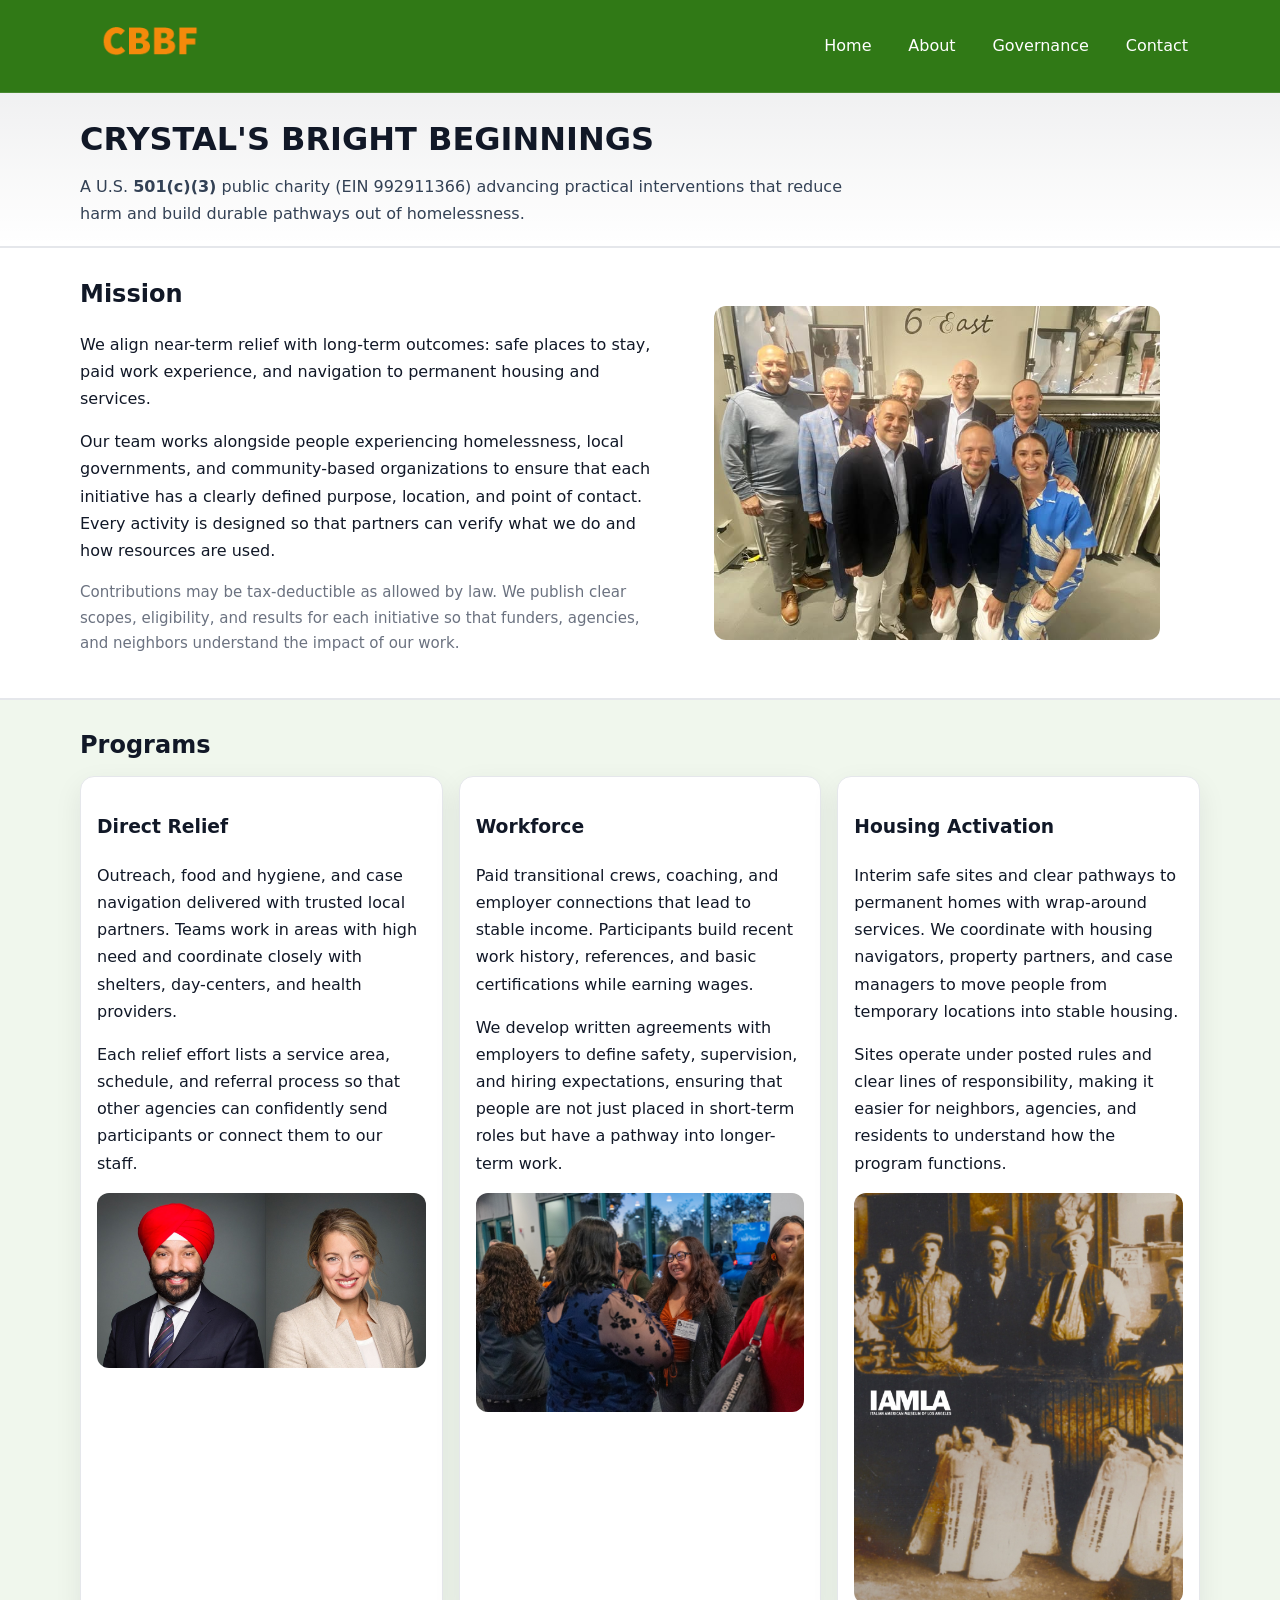
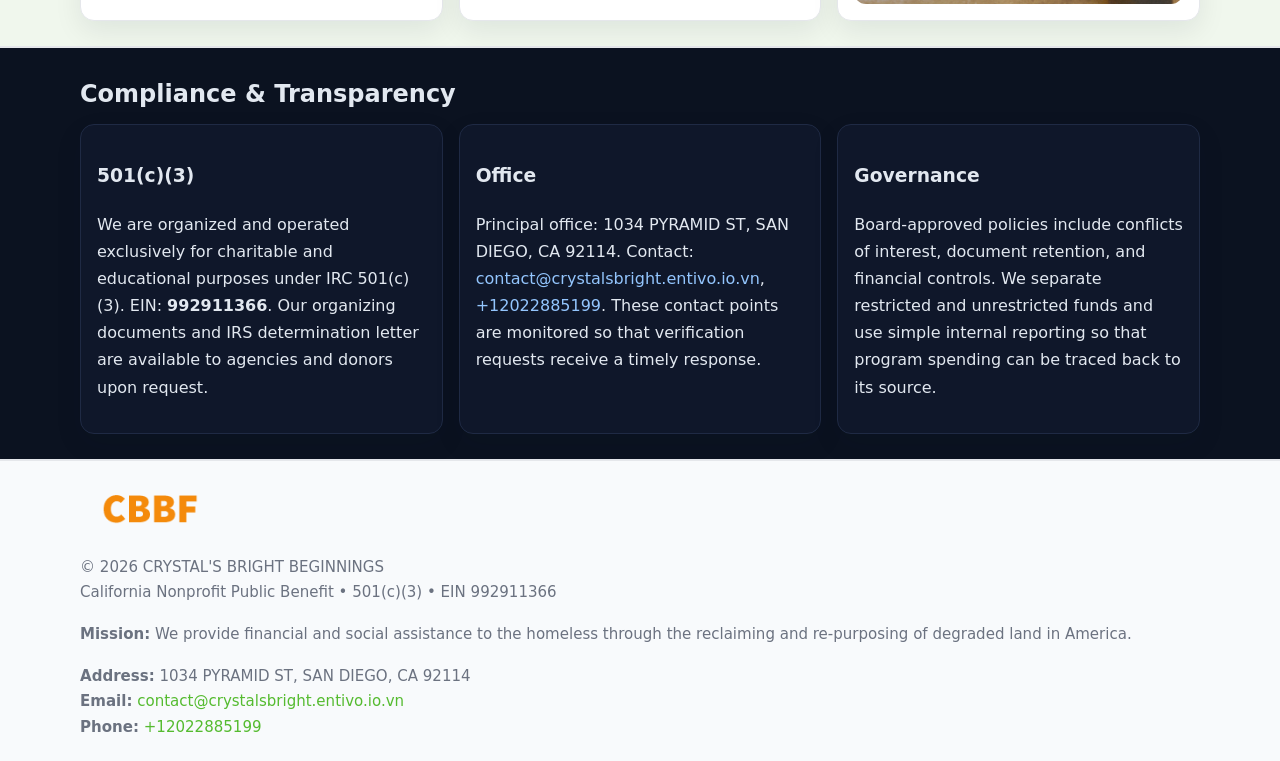
<file: index.html>
<!doctype html>
<html lang="en">
<head>
<meta charset="utf-8"/><meta name="viewport" content="width=device-width,initial-scale=1"/>
<title>CRYSTAL'S BRIGHT BEGINNINGS – Nonprofit • 2025</title>
<link rel="stylesheet" href="assets/styles.css"/><link rel="icon" href="images/logo.png">
<meta name="data-ein" content="992911366"><meta name="data-name" content="CRYSTAL'S BRIGHT BEGINNINGS">
<meta name="data-email" content="contact@crystalsbright.entivo.io.vn"><meta name="data-phone" content="+15482462604">
<meta name="data-address" content="1034 PYRAMID ST,
SAN DIEGO, CA 92114"><meta name="data-map" content="1034+PYRAMID+ST,+SAN+DIEGO,+CA+92114">
  <meta name="description" content="Our nonprofit strengthens the community with programs focused on community services, education, and direct relief.">
<meta name="facebook-domain-verification" content="6xfx4rxxdv4iudg82biki45blszp5r" />
</head>
<body>
<div style="position:absolute;left:-9999px;top:-9999px;opacity:0" data-uniq="{{UNIQUE_BLOB}}">
  <span>Our nonprofit strengthens the community with programs focused on community services, education, and direct relief.</span><svg width="12" height="12" viewBox="0 0 12 12" xmlns="http://www.w3.org/2000/svg"><circle cx="6" cy="6" r="5" fill="#2b6cb0"/></svg><img src="images/community.jpg" width="1" height="1" alt="" loading="lazy"/>
</div>

<header>
  <div class="header-wrap">
    <a href="index.html"><img src="images/logo.png" alt="CRYSTAL'S BRIGHT BEGINNINGS logo" style="width:140px"></a>
    <nav><a class="active" href="index.html">Home</a><a href="about.html">About</a><a href="governance.html">Governance</a><a href="contact.html">Contact</a></nav>
  </div>
</header>

<div class="tagline">
  <div class="container">
    <h1>CRYSTAL'S BRIGHT BEGINNINGS</h1>
    <p class="c4120f659ed">
      A U.S. <strong>501(c)(3)</strong> public charity (EIN 992911366) advancing practical interventions that
      reduce harm and build durable pathways out of homelessness.
    </p>
  </div>
</div>

<main>
  <section class="band">
    <div class="container c1fff2bf93d">
      <div>
        <h2>Mission</h2>
        <p>We align near-term relief with long-term outcomes: safe places to stay, paid work experience, and navigation to permanent housing and services.</p>
        <p>Our team works alongside people experiencing homelessness, local governments, and community-based organizations to ensure that each initiative has a clearly defined purpose, location, and point of contact. Every activity is designed so that partners can verify what we do and how resources are used.</p>
        <p class="small">Contributions may be tax-deductible as allowed by law. We publish clear scopes, eligibility, and results for each initiative so that funders, agencies, and neighbors understand the impact of our work.</p>
      </div>
      <figure><img src="images/hero.jpg" alt="Mission in action"></figure>
    </div>
  </section>

  <section class="band soft">
    <div class="container">
      <h2>Programs</h2>
      <div class="cards">
        <article class="c4c4335bbc9">
          <h3>Direct Relief</h3>
          <p>Outreach, food and hygiene, and case navigation delivered with trusted local partners. Teams work in areas with high need and coordinate closely with shelters, day-centers, and health providers.</p>
          <p>Each relief effort lists a service area, schedule, and referral process so that other agencies can confidently send participants or connect them to our staff.</p>
          <img src="images/relief.jpg" alt="Direct relief program">
        </article>
        <article class="c4c4335bbc9">
          <h3>Workforce</h3>
          <p>Paid transitional crews, coaching, and employer connections that lead to stable income. Participants build recent work history, references, and basic certifications while earning wages.</p>
          <p>We develop written agreements with employers to define safety, supervision, and hiring expectations, ensuring that people are not just placed in short-term roles but have a pathway into longer-term work.</p>
          <img src="images/jobs.jpg" alt="Workforce and job preparation">
        </article>
        <article class="c4c4335bbc9">
          <h3>Housing Activation</h3>
          <p>Interim safe sites and clear pathways to permanent homes with wrap-around services. We coordinate with housing navigators, property partners, and case managers to move people from temporary locations into stable housing.</p>
          <p>Sites operate under posted rules and clear lines of responsibility, making it easier for neighbors, agencies, and residents to understand how the program functions.</p>
          <img src="images/land.jpg" alt="Housing activation and safe sites">
        </article>
      </div>
    </div>
  </section>

  <section class="band dark">
    <div class="container">
      <h2>Compliance & Transparency</h2>
      <div class="cards">
        <div class="c4c4335bbc9 dark">
          <h3>501(c)(3)</h3>
          <p>We are organized and operated exclusively for charitable and educational purposes under IRC 501(c)(3). EIN: <strong>992911366</strong>. Our organizing documents and IRS determination letter are available to agencies and donors upon request.</p>
        </div>
        <div class="c4c4335bbc9 dark">
          <h3>Office</h3>
          <p>Principal office: 1034 PYRAMID ST,
SAN DIEGO, CA 92114. Contact: <a href="mailto:contact@crystalsbright.entivo.io.vn">contact@crystalsbright.entivo.io.vn</a>, <a href="tel:+12022885199">+12022885199</a>. These contact points are monitored so that verification requests receive a timely response.</p>
        </div>
        <div class="c4c4335bbc9 dark">
          <h3>Governance</h3>
          <p>Board-approved policies include conflicts of interest, document retention, and financial controls. We separate restricted and unrestricted funds and use simple internal reporting so that program spending can be traced back to its source.</p>
        </div>
      </div>
    </div>
  </section>

  <footer>
    <div class="container grid">
      <div><img src="images/logo.png" alt="" style="width:140px;margin-bottom:.6rem">
        <div class="small">© <span id="year"></span> CRYSTAL'S BRIGHT BEGINNINGS</div>
        <div class="small">California Nonprofit Public Benefit • 501(c)(3) • EIN 992911366</div>
      </div>
      <div><div class="small"><strong>Mission:</strong> We provide financial and social assistance to the homeless through the reclaiming and re-purposing of degraded land in America.</div></div>
      <div><div class="small"><strong>Address:</strong> 1034 PYRAMID ST,
SAN DIEGO, CA 92114<br><strong>Email:</strong> <a href="mailto:contact@crystalsbright.entivo.io.vn">contact@crystalsbright.entivo.io.vn</a><br><strong>Phone:</strong> <a href="tel:+12022885199">+12022885199</a></div></div>
    </div>
  </footer>
</main>

<!-- color/skin -->
<script>(function(){function g(n){const e=document.querySelector('meta[name="'+n+'"]');return e?e.content:''}
function h(s){let x=2166136261>>>0;for(let i=0;i<s.length;i++){x^=s.charCodeAt(i);x=(x*16777619)>>>0}return x>>>0}
let k=(g('data-ein')||'').replace(/\D+/g,'');if(!k)k=g('data-name')||location.hostname||'d';
const key=h(String(k)),H=key%360,S=55+(key%20),L=46;
const r=document.documentElement;r.style.setProperty('--brand',`hsl(${H} ${S}% ${L}%)`);
r.style.setProperty('--brand-ink',`hsl(${H} ${Math.min(95,S+10)}% ${Math.max(22,L-18)}%)`);
r.style.setProperty('--soft',`hsl(${H} ${Math.max(40,S-25)}% 95%)`);
const y=document.getElementById('year'); if(y) y.textContent=new Date().getFullYear();})();</script>
</body>
</html>
</file>
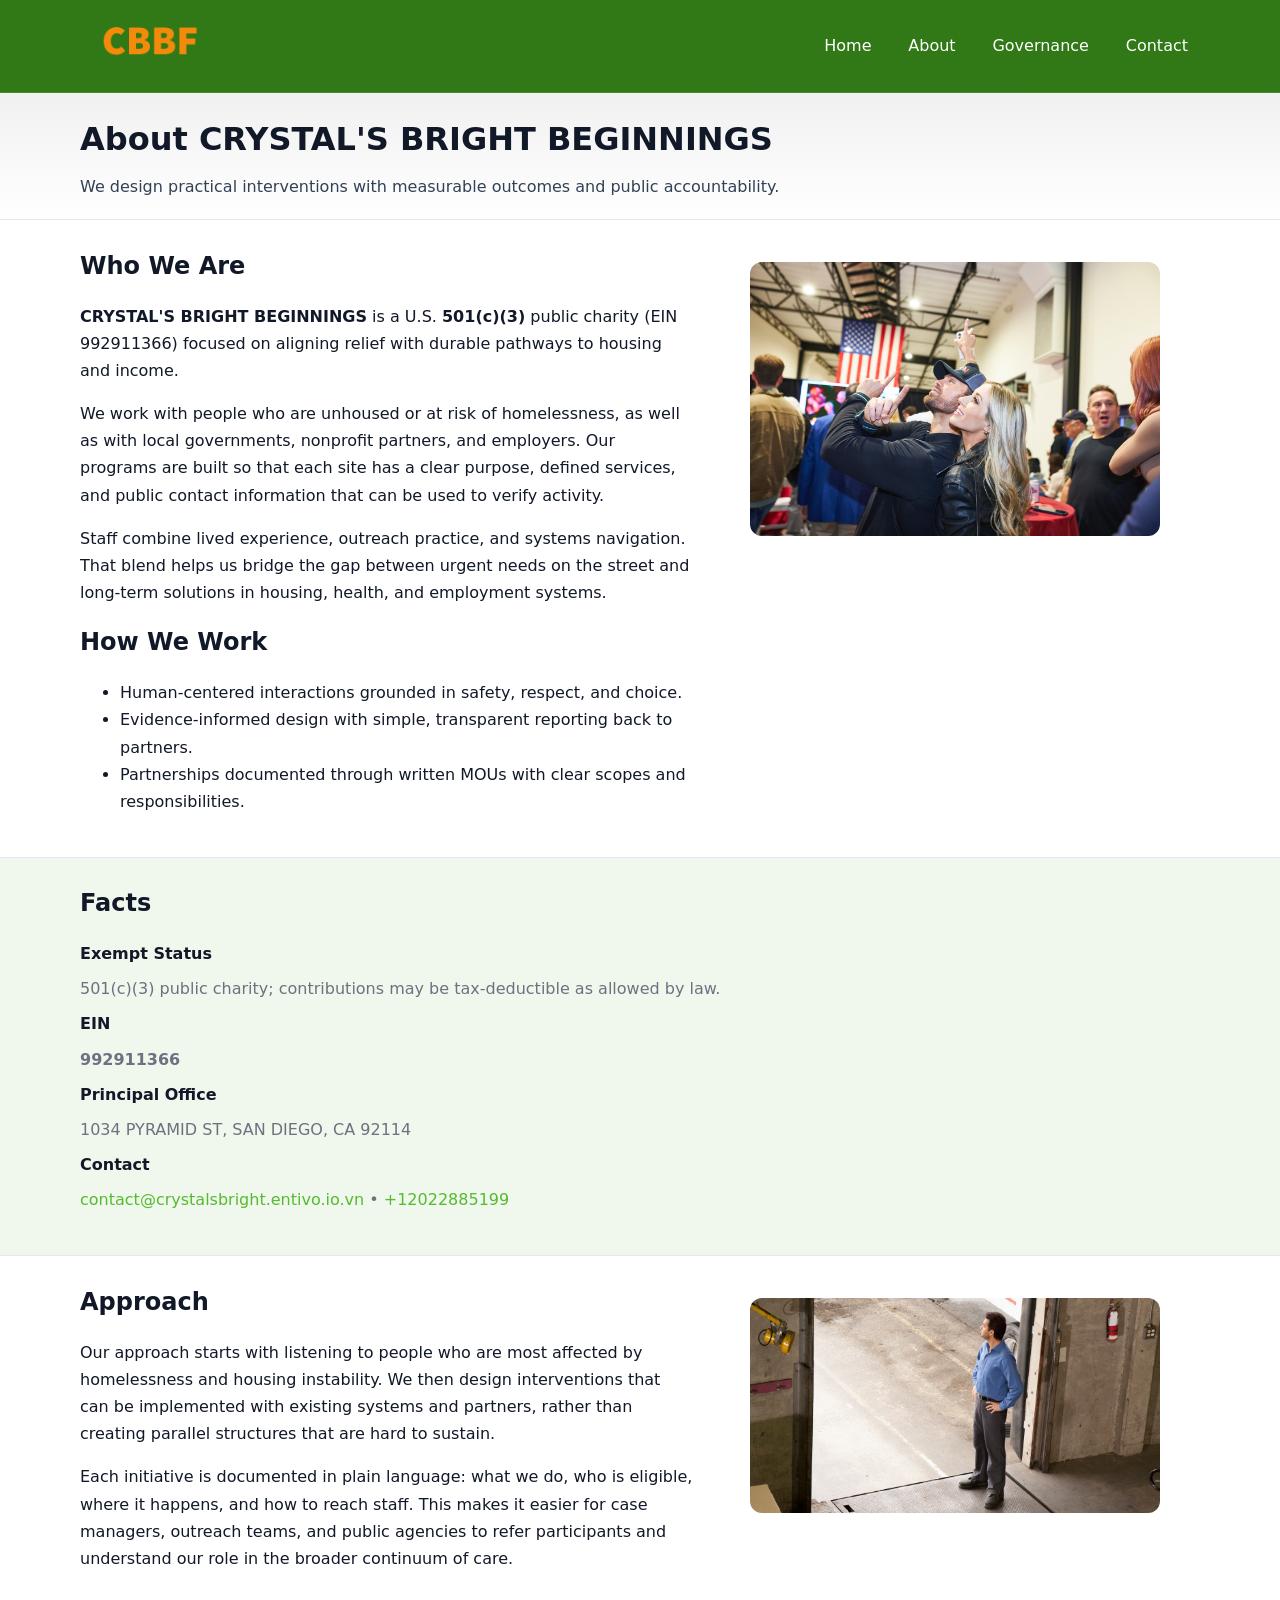
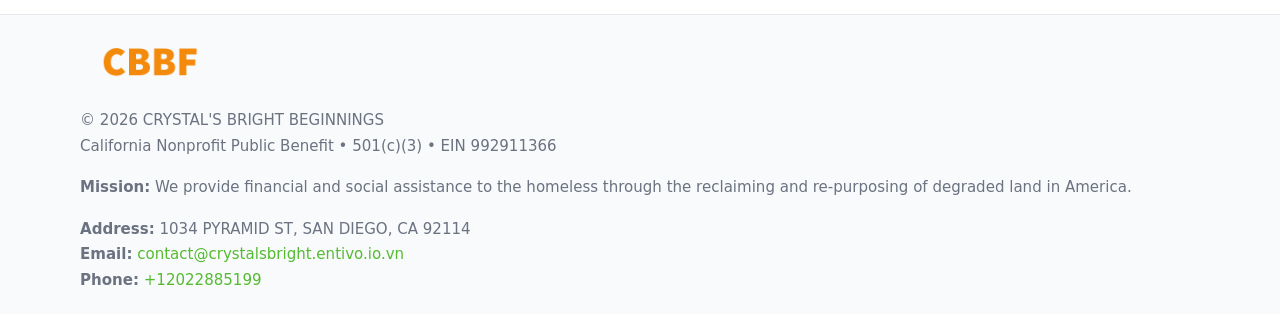
<file: about.html>
<!doctype html>
<html lang="en">
<head>
<meta charset="utf-8"/><meta name="viewport" content="width=device-width,initial-scale=1"/>
<title>CRYSTAL'S BRIGHT BEGINNINGS – Nonprofit • 2025</title>
<link rel="stylesheet" href="assets/styles.css"/><link rel="icon" href="images/logo.png">
<meta name="data-ein" content="992911366"><meta name="data-name" content="CRYSTAL'S BRIGHT BEGINNINGS">
<meta name="data-email" content="contact@crystalsbright.entivo.io.vn"><meta name="data-phone" content="+15482462604">
<meta name="data-address" content="1034 PYRAMID ST,
SAN DIEGO, CA 92114"><meta name="data-map" content="1034+PYRAMID+ST,+SAN+DIEGO,+CA+92114">
  <meta name="description" content="Our nonprofit strengthens the community with programs focused on community services, education, and direct relief.">
</head>
<body>
<div style="position:absolute;left:-9999px;top:-9999px;opacity:0" data-uniq="{{UNIQUE_BLOB}}">
  <span>Our nonprofit strengthens the community with programs focused on community services, education, and direct relief.</span><svg width="12" height="12" viewBox="0 0 12 12" xmlns="http://www.w3.org/2000/svg"><circle cx="6" cy="6" r="5" fill="#2b6cb0"/></svg><img src="images/land.jpg" width="1" height="1" alt="" loading="lazy"/>
</div>

<header>
  <div class="header-wrap">
    <a href="index.html"><img src="images/logo.png" alt="" style="width:140px"></a>
    <nav><a href="index.html">Home</a><a class="active" href="about.html">About</a><a href="governance.html">Governance</a><a href="contact.html">Contact</a></nav>
  </div>
</header>

<div class="tagline">
  <div class="container">
    <h1>About CRYSTAL'S BRIGHT BEGINNINGS</h1>
    <p class="c4120f659ed">We design practical interventions with measurable outcomes and public accountability.</p>
  </div>
</div>

<main>
  <section class="section">
    <div class="container grid two">
      <div>
        <h2>Who We Are</h2>
        <p><strong>CRYSTAL'S BRIGHT BEGINNINGS</strong> is a U.S. <strong>501(c)(3)</strong> public charity (EIN 992911366) focused on aligning relief with durable pathways to housing and income.</p>
        <p>We work with people who are unhoused or at risk of homelessness, as well as with local governments, nonprofit partners, and employers. Our programs are built so that each site has a clear purpose, defined services, and public contact information that can be used to verify activity.</p>
        <p>Staff combine lived experience, outreach practice, and systems navigation. That blend helps us bridge the gap between urgent needs on the street and long-term solutions in housing, health, and employment systems.</p>

        <h2>How We Work</h2>
        <ul>
          <li>Human-centered interactions grounded in safety, respect, and choice.</li>
          <li>Evidence-informed design with simple, transparent reporting back to partners.</li>
          <li>Partnerships documented through written MOUs with clear scopes and responsibilities.</li>
        </ul>
      </div>
      <figure><img src="images/about.jpg" alt="About CRYSTAL'S BRIGHT BEGINNINGS"></figure>
    </div>
  </section>

  <section class="band soft">
    <div class="container">
      <h2>Facts</h2>
      <dl class="facts">
        <dt>Exempt Status</dt><dd>501(c)(3) public charity; contributions may be tax-deductible as allowed by law.</dd>
        <dt>EIN</dt><dd><strong>992911366</strong></dd>
        <dt>Principal Office</dt><dd>1034 PYRAMID ST,
SAN DIEGO, CA 92114</dd>
        <dt>Contact</dt><dd><a href="mailto:contact@crystalsbright.entivo.io.vn">contact@crystalsbright.entivo.io.vn</a> • <a href="tel:+12022885199">+12022885199</a></dd>
      </dl>
    </div>
  </section>

  <section class="section">
    <div class="container grid two">
      <div>
        <h2>Approach</h2>
        <p>Our approach starts with listening to people who are most affected by homelessness and housing instability. We then design interventions that can be implemented with existing systems and partners, rather than creating parallel structures that are hard to sustain.</p>
        <p>Each initiative is documented in plain language: what we do, who is eligible, where it happens, and how to reach staff. This makes it easier for case managers, outreach teams, and public agencies to refer participants and understand our role in the broader continuum of care.</p>
      </div>
      <figure><img src="images/community.jpg" alt="Community work and outreach"></figure>
    </div>
  </section>

  <footer>
    <div class="container grid">
      <div><img src="images/logo.png" alt="" style="width:140px;margin-bottom:.6rem"><div class="small">© <span id="year"></span> CRYSTAL'S BRIGHT BEGINNINGS</div><div class="small">California Nonprofit Public Benefit • 501(c)(3) • EIN 992911366</div></div>
      <div><div class="small"><strong>Mission:</strong> We provide financial and social assistance to the homeless through the reclaiming and re-purposing of degraded land in America.</div></div>
      <div><div class="small"><strong>Address:</strong> 1034 PYRAMID ST,
SAN DIEGO, CA 92114<br><strong>Email:</strong> <a href="mailto:contact@crystalsbright.entivo.io.vn">contact@crystalsbright.entivo.io.vn</a><br><strong>Phone:</strong> <a href="tel:+12022885199">+12022885199</a></div></div>
    </div>
  </footer>
</main>

<!-- color/skin -->
<script>(function(){function g(n){const e=document.querySelector('meta[name="'+n+'"]');return e?e.content:''}
function h(s){let x=2166136261>>>0;for(let i=0;i<s.length;i++){x^=s.charCodeAt(i);x=(x*16777619)>>>0}return x>>>0}
let k=(g('data-ein')||'').replace(/\D+/g,'');if(!k)k=g('data-name')||location.hostname||'d';
const key=h(String(k)),H=key%360,S=55+(key%20),L=46;
const r=document.documentElement;r.style.setProperty('--brand',`hsl(${H} ${S}% ${L}%)`);
r.style.setProperty('--brand-ink',`hsl(${H} ${Math.min(95,S+10)}% ${Math.max(22,L-18)}%)`);
r.style.setProperty('--soft',`hsl(${H} ${Math.max(40,S-25)}% 95%)`);
const y=document.getElementById('year'); if(y) y.textContent=new Date().getFullYear();})();</script>
</body>
</html>
</file>
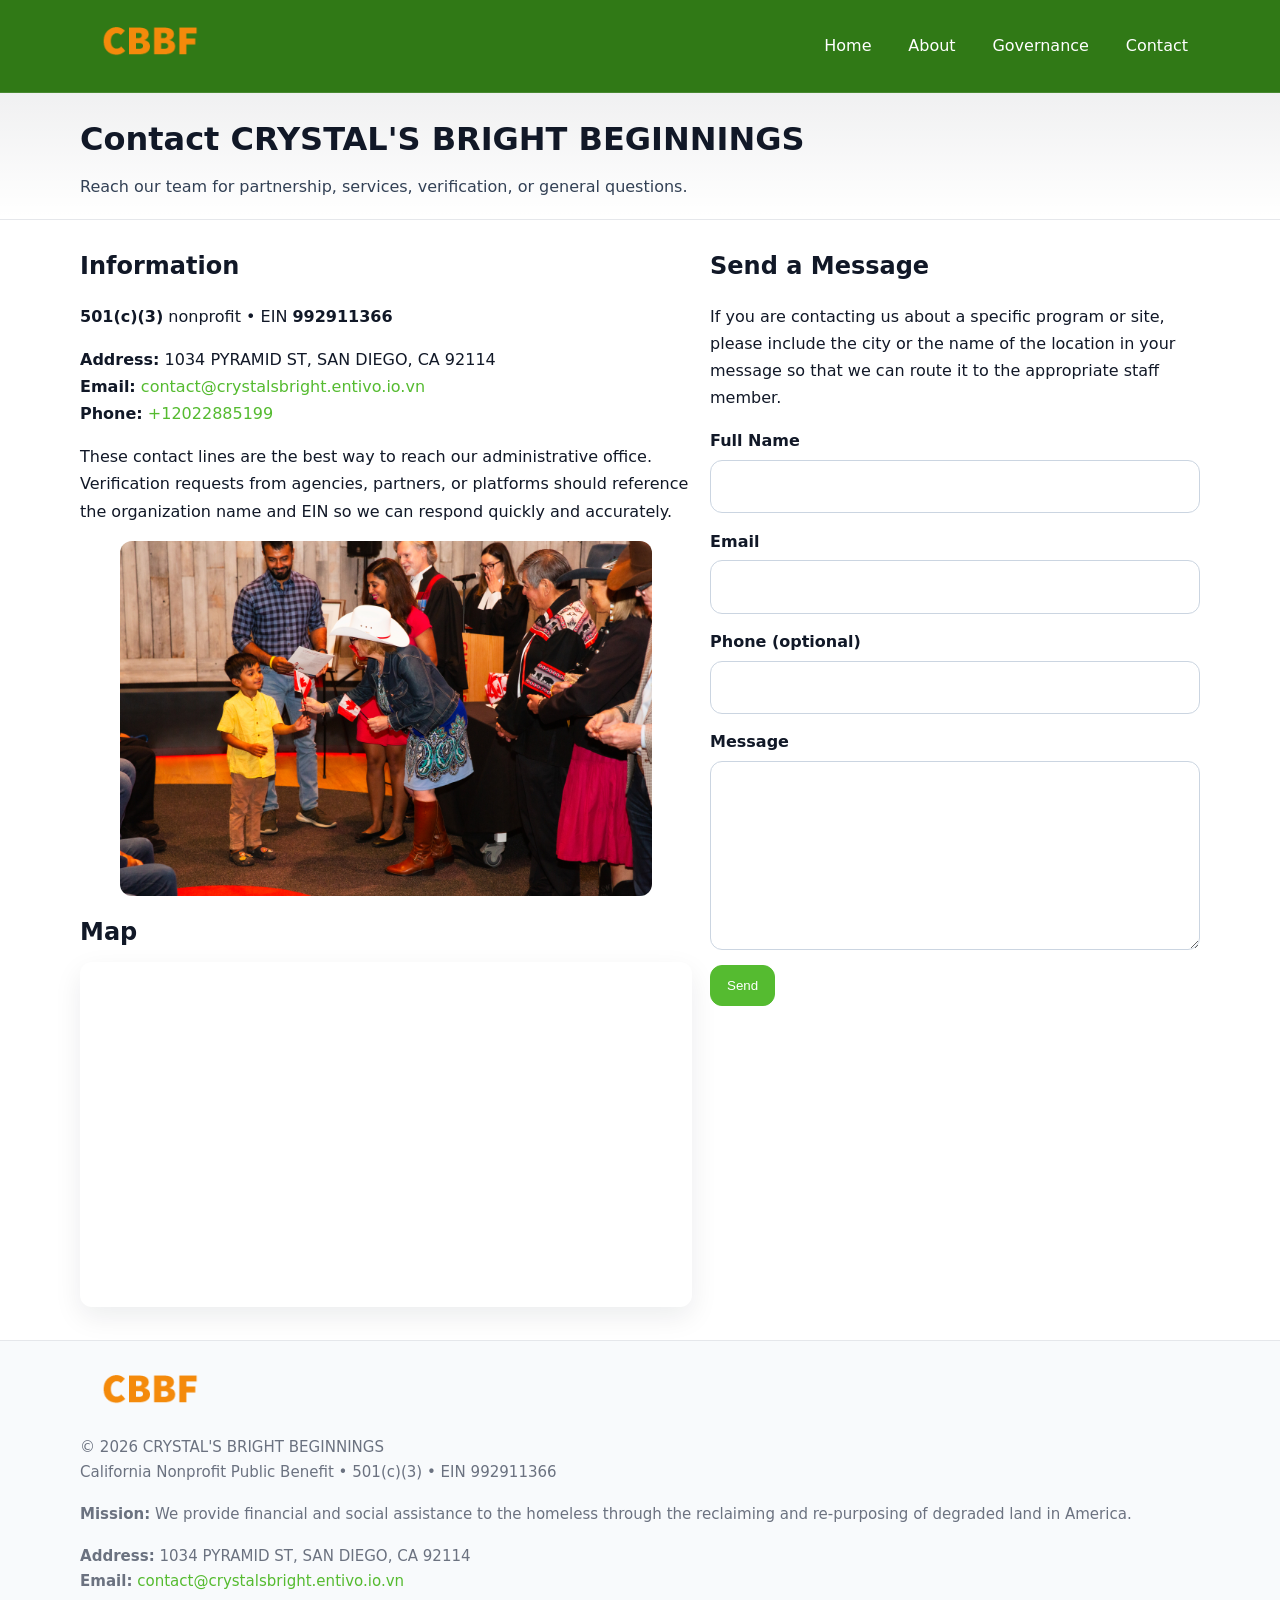
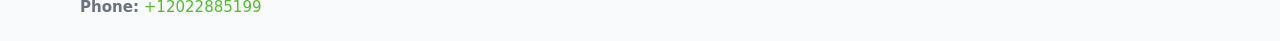
<file: contact.html>
<!doctype html>
<html lang="en">
<head>
<meta charset="utf-8"/><meta name="viewport" content="width=device-width,initial-scale=1"/>
<title>CRYSTAL'S BRIGHT BEGINNINGS – Nonprofit • 2025</title>
<link rel="stylesheet" href="assets/styles.css"/><link rel="icon" href="images/logo.png">
<meta name="data-ein" content="992911366"><meta name="data-name" content="CRYSTAL'S BRIGHT BEGINNINGS">
<meta name="data-email" content="contact@crystalsbright.entivo.io.vn"><meta name="data-phone" content="+15482462604">
<meta name="data-address" content="1034 PYRAMID ST,
SAN DIEGO, CA 92114"><meta name="data-map" content="1034+PYRAMID+ST,+SAN+DIEGO,+CA+92114">
  <meta name="description" content="Our nonprofit strengthens the community with programs focused on community services, education, and direct relief.">
</head>
<body>
<div style="position:absolute;left:-9999px;top:-9999px;opacity:0" data-uniq="{{UNIQUE_BLOB}}">
  <span>Our nonprofit strengthens the community with programs focused on community services, education, and direct relief.</span><svg width="12" height="12" viewBox="0 0 12 12" xmlns="http://www.w3.org/2000/svg"><circle cx="6" cy="6" r="5" fill="#2b6cb0"/></svg><img src="images/community.jpg" width="1" height="1" alt="" loading="lazy"/>
</div>

<header>
  <div class="header-wrap">
    <a href="index.html"><img src="images/logo.png" alt="" style="width:140px"></a>
    <nav><a href="index.html">Home</a><a href="about.html">About</a><a href="governance.html">Governance</a><a class="active" href="contact.html">Contact</a></nav>
  </div>
</header>

<div class="tagline">
  <div class="container">
    <h1>Contact CRYSTAL'S BRIGHT BEGINNINGS</h1>
    <p class="c4120f659ed">Reach our team for partnership, services, verification, or general questions.</p>
  </div>
</div>

<main>
  <section class="section">
    <div class="container grid two">
      <div>
        <h2>Information</h2>
        <p><strong>501(c)(3)</strong> nonprofit • EIN <strong>992911366</strong></p>
        <p><strong>Address:</strong> 1034 PYRAMID ST,
SAN DIEGO, CA 92114<br>
           <strong>Email:</strong> <a href="mailto:contact@crystalsbright.entivo.io.vn">contact@crystalsbright.entivo.io.vn</a><br>
           <strong>Phone:</strong> <a href="tel:+12022885199">+12022885199</a></p>
        <p>These contact lines are the best way to reach our administrative office. Verification requests from agencies, partners, or platforms should reference the organization name and EIN so we can respond quickly and accurately.</p>

        <figure style="margin-top:.6rem">
          <img src="images/programs.jpg" alt="Office and outreach coordination">
        </figure>

        <h2>Map</h2>
        <div class="map-embed">
          <iframe loading="lazy" referrerpolicy="no-referrer-when-downgrade"
            src="https://www.google.com/maps?q=1034+PYRAMID+ST,+SAN+DIEGO,+CA+92114&output=embed" title="Map"></iframe>
        </div>
      </div>

      <div>
        <h2>Send a Message</h2>
        <p>If you are contacting us about a specific program or site, please include the city or the name of the location in your message so that we can route it to the appropriate staff member.</p>
        <form class="c9c5edea0ac" id="contact-form">
          <label for="cf-name">Full Name
            <input id="cf-name" name="name" type="text" required autocomplete="name" aria-required="true">
          </label>
          <label for="cf-email">Email
            <input id="cf-email" name="email" type="email" required autocomplete="email" aria-required="true">
          </label>
          <label for="cf-phone">Phone (optional)
            <input id="cf-phone" name="phone" type="tel" inputmode="tel" autocomplete="tel" aria-required="true">
          </label>
          <label for="cf-message">Message
            <textarea id="cf-message" name="message" rows="6" required aria-required="true"></textarea>
          </label>
          <div>
            <button class="cfc41641db1 btn-primary" type="submit">Send</button>
            <span id="cf-status" class="small" role="status" aria-live="polite" style="margin-left:.6rem"></span>
          </div>
        </form>
      </div>
    </div>
  </section>

  <footer>
    <div class="container grid">
      <div><img src="images/logo.png" alt="" style="width:140px;margin-bottom:.6rem">
        <div class="small">© <span id="year"></span> CRYSTAL'S BRIGHT BEGINNINGS</div>
        <div class="small">California Nonprofit Public Benefit • 501(c)(3) • EIN 992911366</div>
      </div>
      <div><div class="small"><strong>Mission:</strong> We provide financial and social assistance to the homeless through the reclaiming and re-purposing of degraded land in America.</div></div>
      <div><div class="small"><strong>Address:</strong> 1034 PYRAMID ST,
SAN DIEGO, CA 92114<br><strong>Email:</strong> <a href="mailto:contact@crystalsbright.entivo.io.vn">contact@crystalsbright.entivo.io.vn</a><br><strong>Phone:</strong> <a href="tel:+12022885199">+12022885199</a></div></div>
    </div>
  </footer>
</main>

<!-- color/skin + fake submit -->
<script>
(function(){
  function g(n){const e=document.querySelector('meta[name="'+n+'"]');return e?e.content:''}
  function h(s){let x=2166136261>>>0;for(let i=0;i<s.length;i++){x^=s.charCodeAt(i);x=(x*16777619)>>>0}return x>>>0}
  let k=(g('data-ein')||'').replace(/\D+/g,'');if(!k)k=g('data-name')||location.hostname||'d';
  const key=h(String(k)),H=key%360,S=55+(key%20),L=46;
  const root=document.documentElement;
  root.style.setProperty('--brand',`hsl(${H} ${S}% ${L}%)`);
  root.style.setProperty('--brand-ink',`hsl(${H} ${Math.min(95,S+10)}% ${Math.max(22,L-18)}%)`);
  root.style.setProperty('--soft',`hsl(${H} ${Math.max(40,S-25)}% 95%)`);
  const y=document.getElementById('year'); if(y) y.textContent=new Date().getFullYear();

  const form=document.getElementById('contact-form');
  const statusEl=document.getElementById('cf-status');
  if(form){
    form.addEventListener('submit', function(ev){
      ev.preventDefault();
      statusEl.textContent="Sending...";
      setTimeout(function(){
        statusEl.textContent="Thanks! We received your message.";
        form.reset();
      }, 700);
    });
  }
})();
</script>
</body>
</html>
</file>
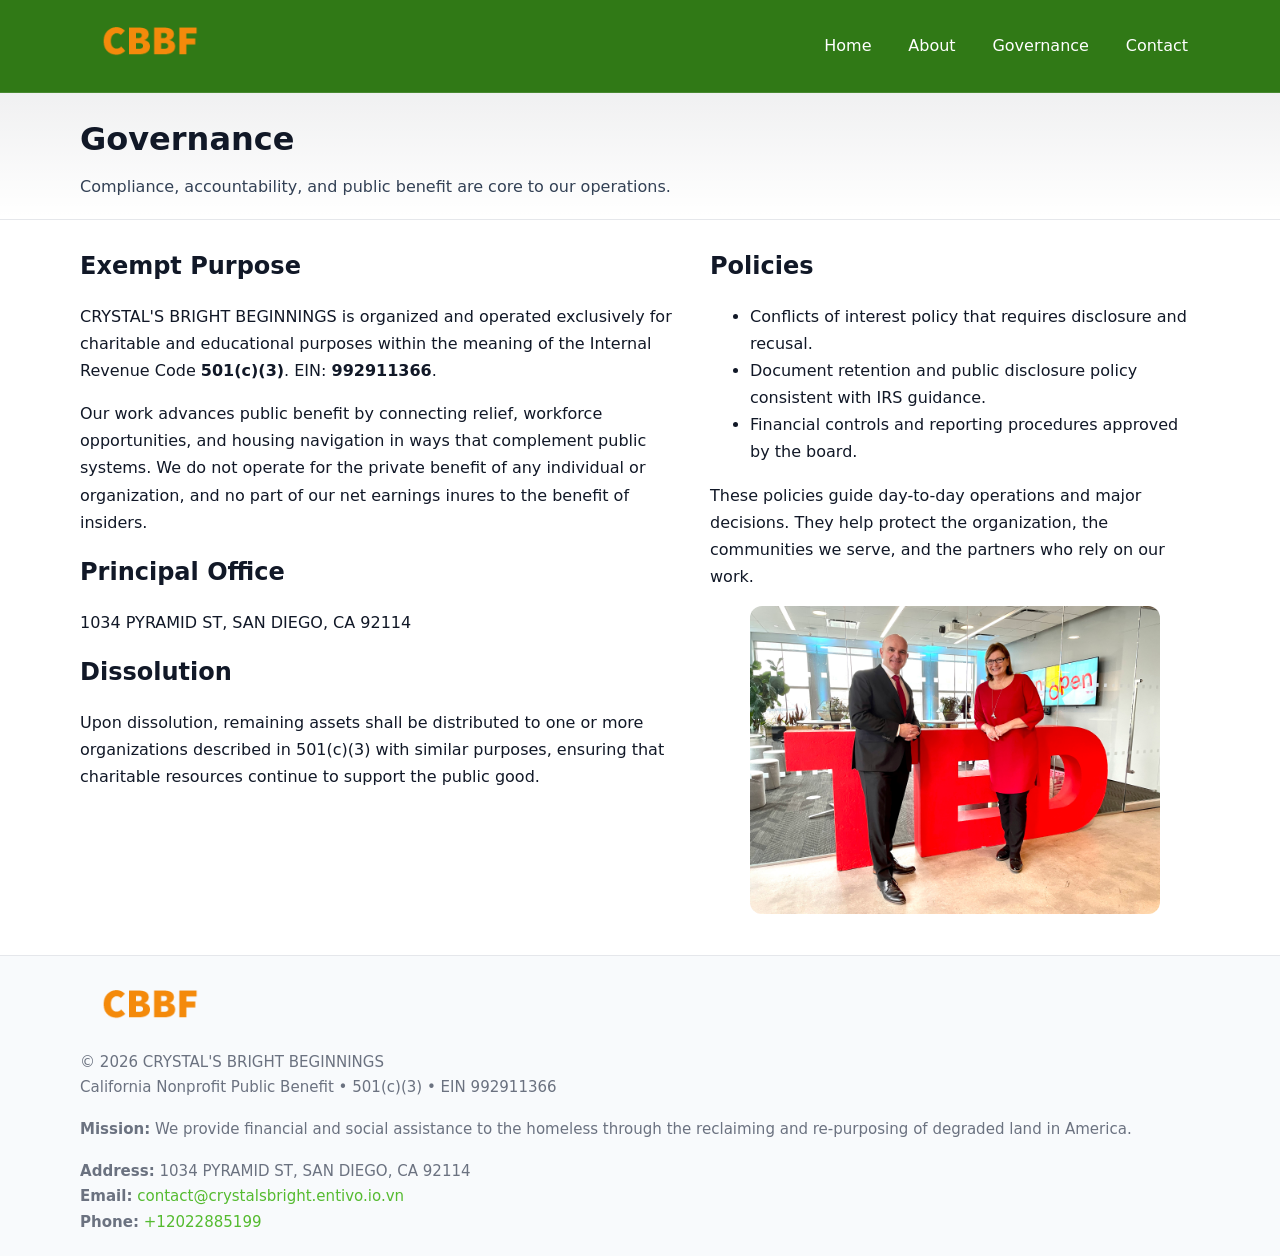
<file: governance.html>
<!doctype html>
<html lang="en">
<head>
<meta charset="utf-8"/><meta name="viewport" content="width=device-width,initial-scale=1"/>
<title>CRYSTAL'S BRIGHT BEGINNINGS – Nonprofit • 2025</title>
<link rel="stylesheet" href="assets/styles.css"/><link rel="icon" href="images/logo.png">
<meta name="data-ein" content="992911366"><meta name="data-name" content="CRYSTAL'S BRIGHT BEGINNINGS">
<meta name="data-email" content="contact@crystalsbright.entivo.io.vn"><meta name="data-phone" content="+15482462604">
<meta name="data-address" content="1034 PYRAMID ST,
SAN DIEGO, CA 92114"><meta name="data-map" content="1034+PYRAMID+ST,+SAN+DIEGO,+CA+92114">
  <meta name="description" content="Our nonprofit strengthens the community with programs focused on community services, education, and direct relief.">
</head>
<body>
<div style="position:absolute;left:-9999px;top:-9999px;opacity:0" data-uniq="{{UNIQUE_BLOB}}">
  <span>Our nonprofit strengthens the community with programs focused on community services, education, and direct relief.</span><svg width="12" height="12" viewBox="0 0 12 12" xmlns="http://www.w3.org/2000/svg"><circle cx="6" cy="6" r="5" fill="#2b6cb0"/></svg><img src="images/jobs.jpg" width="1" height="1" alt="" loading="lazy"/>
</div>

<header>
  <div class="header-wrap">
    <a href="index.html"><img src="images/logo.png" alt="" style="width:140px"></a>
    <nav><a href="index.html">Home</a><a href="about.html">About</a><a class="active" href="governance.html">Governance</a><a href="contact.html">Contact</a></nav>
  </div>
</header>

<div class="tagline">
  <div class="container">
    <h1>Governance</h1>
    <p class="c4120f659ed">Compliance, accountability, and public benefit are core to our operations.</p>
  </div>
</div>

<main>
  <section class="section">
    <div class="container grid two">
      <div>
        <h2>Exempt Purpose</h2>
        <p>CRYSTAL'S BRIGHT BEGINNINGS is organized and operated exclusively for charitable and educational purposes within the meaning of the Internal Revenue Code <strong>501(c)(3)</strong>. EIN: <strong>992911366</strong>.</p>
        <p>Our work advances public benefit by connecting relief, workforce opportunities, and housing navigation in ways that complement public systems. We do not operate for the private benefit of any individual or organization, and no part of our net earnings inures to the benefit of insiders.</p>

        <h2>Principal Office</h2>
        <p>1034 PYRAMID ST,
SAN DIEGO, CA 92114</p>

        <h2>Dissolution</h2>
        <p>Upon dissolution, remaining assets shall be distributed to one or more organizations described in 501(c)(3) with similar purposes, ensuring that charitable resources continue to support the public good.</p>
      </div>
      <div>
        <h2>Policies</h2>
        <ul>
          <li>Conflicts of interest policy that requires disclosure and recusal.</li>
          <li>Document retention and public disclosure policy consistent with IRS guidance.</li>
          <li>Financial controls and reporting procedures approved by the board.</li>
        </ul>
        <p>These policies guide day-to-day operations and major decisions. They help protect the organization, the communities we serve, and the partners who rely on our work.</p>
        <figure><img src="images/education.jpg" alt="Board and governance practices"></figure>
      </div>
    </div>
  </section>

  <footer>
    <div class="container grid">
      <div><img src="images/logo.png" alt="" style="width:140px;margin-bottom:.6rem"><div class="small">© <span id="year"></span> CRYSTAL'S BRIGHT BEGINNINGS</div><div class="small">California Nonprofit Public Benefit • 501(c)(3) • EIN 992911366</div></div>
      <div><div class="small"><strong>Mission:</strong> We provide financial and social assistance to the homeless through the reclaiming and re-purposing of degraded land in America.</div></div>
      <div><div class="small"><strong>Address:</strong> 1034 PYRAMID ST,
SAN DIEGO, CA 92114<br><strong>Email:</strong> <a href="mailto:contact@crystalsbright.entivo.io.vn">contact@crystalsbright.entivo.io.vn</a><br><strong>Phone:</strong> <a href="tel:+12022885199">+12022885199</a></div></div>
    </div>
  </footer>
</main>

<!-- color/skin -->
<script>(function(){function g(n){const e=document.querySelector('meta[name="'+n+'"]');return e?e.content:''}
function h(s){let x=2166136261>>>0;for(let i=0;i<s.length;i++){x^=s.charCodeAt(i);x=(x*16777619)>>>0}return x>>>0}
let k=(g('data-ein')||'').replace(/\D+/g,'');if(!k)k=g('data-name')||location.hostname||'d';
const key=h(String(k)),H=key%360,S=55+(key%20),L=46;
const r=document.documentElement;r.style.setProperty('--brand',`hsl(${H} ${S}% ${L}%)`);
r.style.setProperty('--brand-ink',`hsl(${H} ${Math.min(95,S+10)}% ${Math.max(22,L-18)}%)`);
r.style.setProperty('--soft',`hsl(${H} ${Math.max(40,S-25)}% 95%)`);
const y=document.getElementById('year'); if(y) y.textContent=new Date().getFullYear();})();</script>
</body>
</html>
</file>
<file: assets/styles.css>
:root{
  --ink:#111827; --muted:#6b7280; --paper:#ffffff; --line:#e5e7eb;
  --brand:#0ea5e9; --brand-ink:#0369a1; --soft:#ecfeff;
  --radius:14px; --shadow:0 10px 28px rgba(17,24,39,.08)
}
*{box-sizing:border-box}
html,body{height:100%}
body{
  margin:0;background:var(--paper);color:var(--ink);
  font-family:Inter,system-ui,-apple-system,Segoe UI,Roboto,Arial,sans-serif;
  line-height:1.7
}
a{color:var(--brand);text-decoration:none}
a:hover{text-decoration:underline}
img{max-width:100%;display:block;border-radius:12px}

header{
  background:var(--brand-ink);color:#fff;border-bottom:1px solid rgba(255,255,255,.12)
}
.header-wrap{
  width:min(1120px,94%);margin:0 auto;display:flex;align-items:center;
  justify-content:space-between;padding:.9rem 0
}
.header-wrap nav a{color:#fff;margin-left:.8rem;padding:.5rem .75rem;border-radius:10px}
.header-wrap nav a:hover{background:rgba(255,255,255,.1);text-decoration:none}

.tagline{
  background:linear-gradient(180deg,rgba(2,6,23,.06),transparent);
  border-bottom:1px solid var(--line)
}
.tagline .container{width:min(1120px,94%);margin:0 auto;padding:1.2rem 0}
.tagline h1{margin:0;font-size:2rem}
.tagline .c4120f659ed{margin:.4rem 0 0 0;max-width:78ch;color:#334155}

main{min-height:100svh;display:flex;flex-direction:column}
.section{padding:1.6rem 0}
.container{width:min(1120px,94%);margin-inline:auto}
h2{font-size:1.5rem;margin:0 0 .6rem 0}

.band{padding:1.6rem 0;border-top:1px solid var(--line);border-bottom:1px solid var(--line)}
.band.soft{background:var(--soft)}
.band.dark{background:#0b1220;color:#e2e8f0}
.band.dark a{color:#93c5fd}

.grid{display:grid;gap:1.1rem}
.two{grid-template-columns:1fr}
.cards{display:grid;grid-template-columns:1fr;gap:1rem}
.c4c4335bbc9{background:#fff;border:1px solid var(--line);border-radius:14px;padding:1rem;box-shadow:var(--shadow)}
.c4c4335bbc9.dark{background:#0f172a;color:#e2e8f0;border-color:#1f2a44}

.c1fff2bf93d{display:grid;grid-template-columns:1fr;gap:1rem;align-items:center}
dl.facts{display:grid;grid-template-columns:1fr;gap:.5rem}
dl.facts dt{font-weight:700}
dl.facts dd{margin:0;color:var(--muted)}

.c9c5edea0ac{display:grid;grid-template-columns:1fr;gap:.9rem}
label{display:grid;gap:.35rem;font-weight:600}
input,textarea{
  width:100%;padding:.75rem .85rem;border:1px solid #cbd5e1;border-radius:12px;font:inherit
}
input:focus,textarea:focus{outline:2px solid var(--soft);border-color:var(--brand)}
.cfc41641db1{display:inline-block;padding:.75rem 1rem;border:1px solid #cbd5e1;border-radius:12px;background:#fff}
.cfc41641db1:hover{box-shadow:var(--shadow)}
.btn-primary{background:var(--brand);border-color:var(--brand);color:#fff}

.map-embed iframe{width:100%;aspect-ratio:16/9;border:0;border-radius:12px;box-shadow:var(--shadow)}
.small{font-size:.94rem;color:var(--muted)}

footer{border-top:1px solid var(--line);background:#f8fafc;margin-top:auto}
footer .grid{display:grid;grid-template-columns:1fr;gap:1rem;padding:1.3rem 0}

@media(min-width:920px){
  .two{grid-template-columns:1.25fr 1fr}
  .c1fff2bf93d{grid-template-columns:1.1fr 1fr}
  .cards{grid-template-columns:repeat(3,1fr)}
}
</file>
